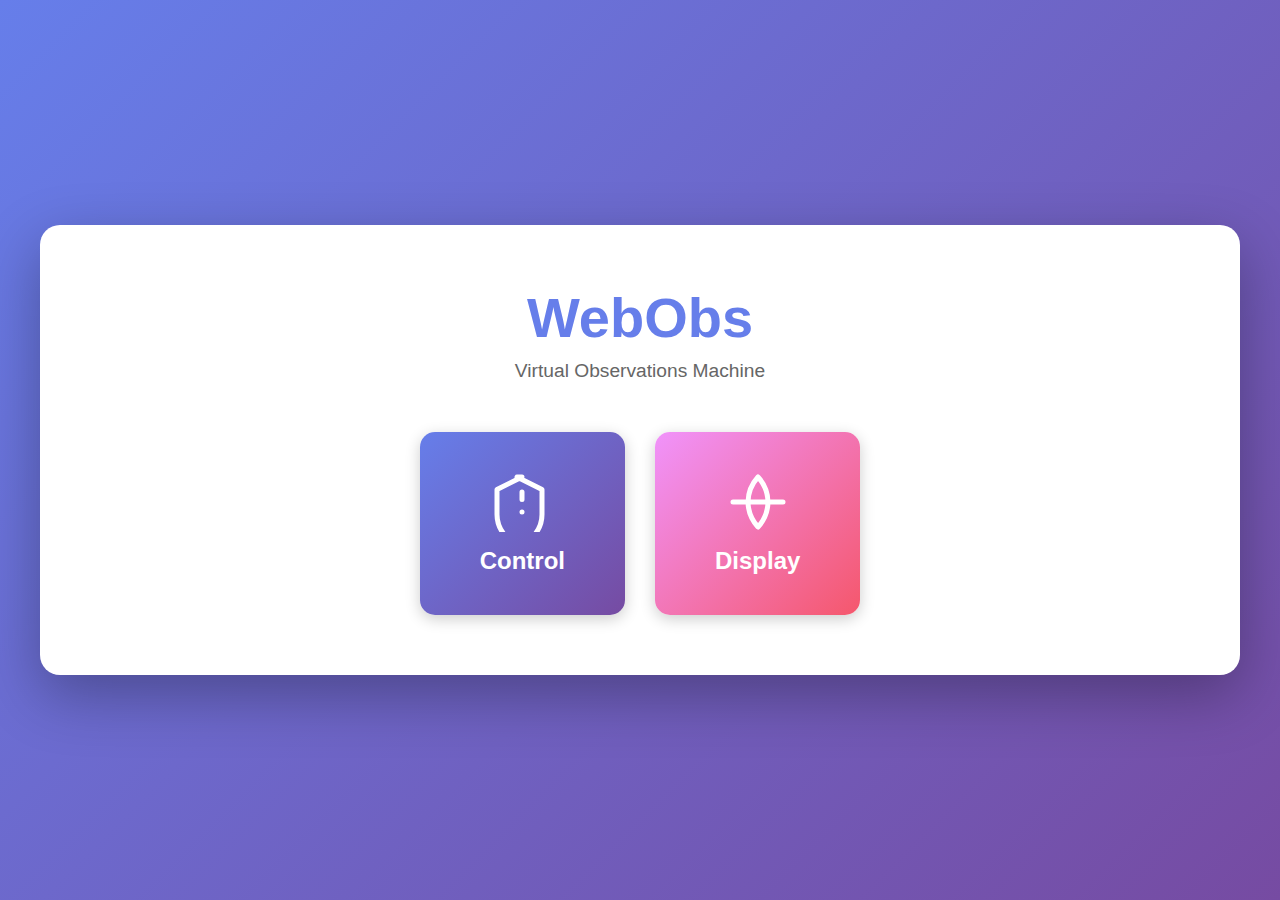
<file: index.html>
<!DOCTYPE html>
<html lang="en">
<head>
    <meta charset="UTF-8">
    <meta name="viewport" content="width=device-width, initial-scale=1.0">
    <title>WebObs - Virtual Observations Machine</title>
    <link rel="stylesheet" href="styles.css">
</head>
<body>
    <div class="container">
        <div class="landing-page">
            <h1>WebObs</h1>
            <p class="subtitle">Virtual Observations Machine</p>
            <div class="button-container">
                <a href="control.html" class="btn btn-control">
                    <svg class="btn-icon" viewBox="0 0 24 24" fill="none" stroke="currentColor">
                        <path d="M12 2L2 7v10c0 5.55 3.84 10.74 9 12 5.16-1.26 9-6.45 9-12V7l-10-5z" stroke-width="2" stroke-linecap="round" stroke-linejoin="round"/>
                        <path d="M12 11V8M12 16h.01" stroke-width="2" stroke-linecap="round"/>
                    </svg>
                    Control
                </a>
                <a href="display.html" class="btn btn-display">
                    <svg class="btn-icon" viewBox="0 0 24 24" fill="none" stroke="currentColor">
                        <path d="M2 12h20M12 2a15.3 15.3 0 0 1 4 10 15.3 15.3 0 0 1-4 10 15.3 15.3 0 0 1-4-10 15.3 15.3 0 0 1 4-10z" stroke-width="2" stroke-linecap="round" stroke-linejoin="round"/>
                    </svg>
                    Display
                </a>
            </div>
        </div>
    </div>
</body>
</html>
</file>
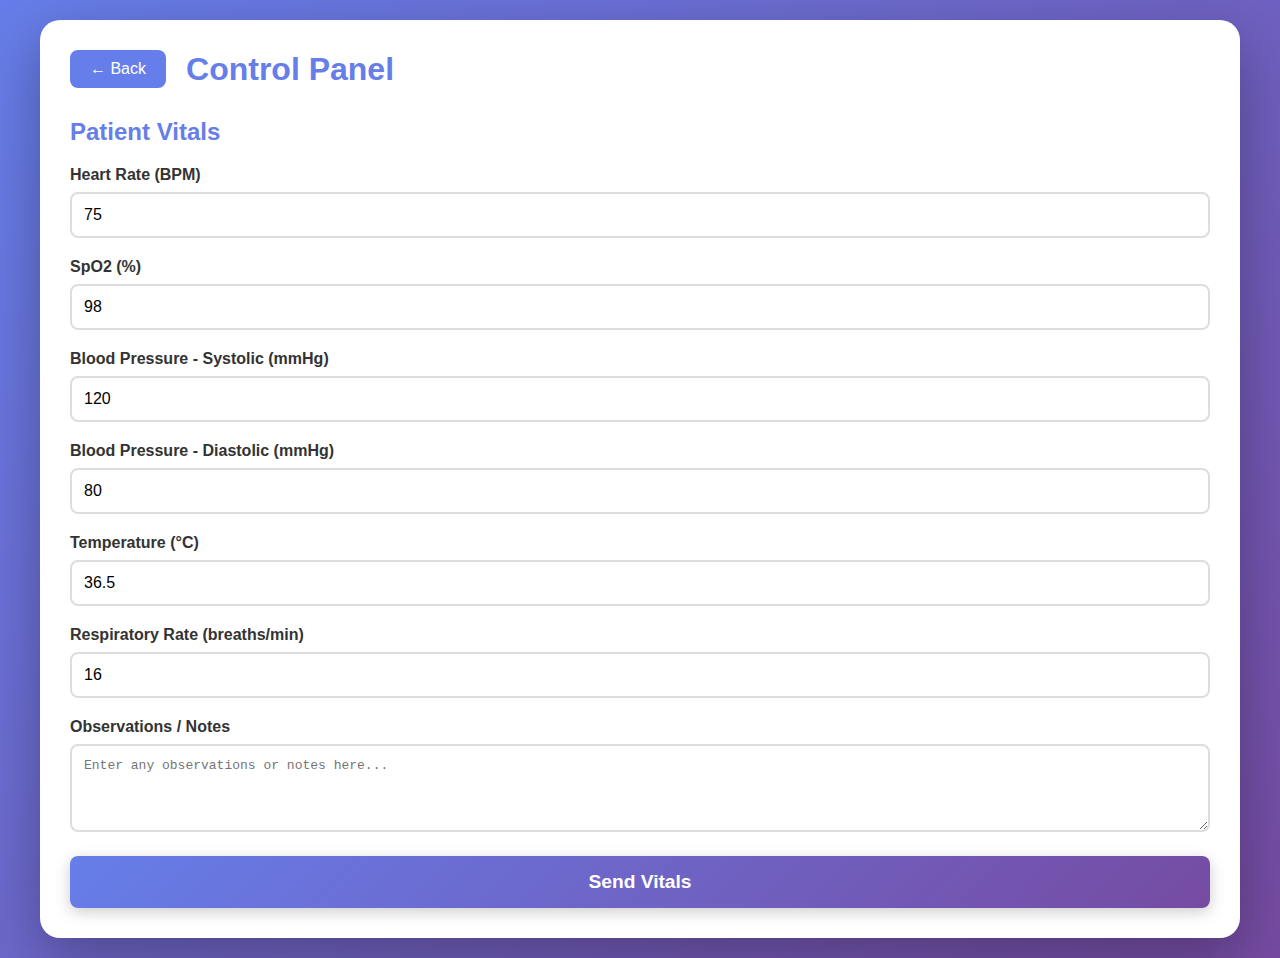
<file: control.html>
<!DOCTYPE html>
<html lang="en">
<head>
    <meta charset="UTF-8">
    <meta name="viewport" content="width=device-width, initial-scale=1.0">
    <title>Control - WebObs</title>
    <link rel="stylesheet" href="styles.css">
</head>
<body>
    <div class="container">
        <div class="control-page">
            <div class="header">
                <a href="index.html" class="back-btn">← Back</a>
                <h1>Control Panel</h1>
            </div>
            
            <div class="control-form">
                <h2>Patient Vitals</h2>
                <form id="vitalsForm">
                    <div class="form-group">
                        <label for="heartRate">Heart Rate (BPM)</label>
                        <input type="number" id="heartRate" name="heartRate" min="0" max="300" value="75" required>
                    </div>
                    
                    <div class="form-group">
                        <label for="spo2">SpO2 (%)</label>
                        <input type="number" id="spo2" name="spo2" min="0" max="100" value="98" required>
                    </div>
                    
                    <div class="form-group">
                        <label for="bloodPressureSys">Blood Pressure - Systolic (mmHg)</label>
                        <input type="number" id="bloodPressureSys" name="bloodPressureSys" min="0" max="300" value="120" required>
                    </div>
                    
                    <div class="form-group">
                        <label for="bloodPressureDia">Blood Pressure - Diastolic (mmHg)</label>
                        <input type="number" id="bloodPressureDia" name="bloodPressureDia" min="0" max="200" value="80" required>
                    </div>
                    
                    <div class="form-group">
                        <label for="temperature">Temperature (°C)</label>
                        <input type="number" id="temperature" name="temperature" min="30" max="45" step="0.1" value="36.5" required>
                    </div>
                    
                    <div class="form-group">
                        <label for="respiratoryRate">Respiratory Rate (breaths/min)</label>
                        <input type="number" id="respiratoryRate" name="respiratoryRate" min="0" max="100" value="16" required>
                    </div>
                    
                    <div class="form-group">
                        <label for="observations">Observations / Notes</label>
                        <textarea id="observations" name="observations" rows="4" placeholder="Enter any observations or notes here..."></textarea>
                    </div>
                    
                    <button type="submit" class="btn btn-submit">Send Vitals</button>
                </form>
                
                <div id="successMessage" class="success-message" style="display: none;">
                    ✓ Vitals sent successfully!
                </div>
            </div>
        </div>
    </div>
    
    <script src="control.js"></script>
</body>
</html>
</file>
<file: styles.css>
* {
    margin: 0;
    padding: 0;
    box-sizing: border-box;
}

body {
    font-family: 'Segoe UI', Tahoma, Geneva, Verdana, sans-serif;
    background: linear-gradient(135deg, #667eea 0%, #764ba2 100%);
    min-height: 100vh;
    display: flex;
    justify-content: center;
    align-items: center;
    padding: 20px;
}

.container {
    width: 100%;
    max-width: 1200px;
}

/* Landing Page */
.landing-page {
    background: white;
    border-radius: 20px;
    padding: 60px 40px;
    text-align: center;
    box-shadow: 0 20px 60px rgba(0, 0, 0, 0.3);
}

.landing-page h1 {
    font-size: 3.5em;
    color: #667eea;
    margin-bottom: 10px;
}

.subtitle {
    font-size: 1.2em;
    color: #666;
    margin-bottom: 50px;
}

.button-container {
    display: flex;
    gap: 30px;
    justify-content: center;
    flex-wrap: wrap;
}

.btn {
    display: flex;
    flex-direction: column;
    align-items: center;
    justify-content: center;
    padding: 40px 60px;
    font-size: 1.5em;
    font-weight: bold;
    text-decoration: none;
    border-radius: 15px;
    transition: all 0.3s ease;
    min-width: 200px;
    box-shadow: 0 4px 15px rgba(0, 0, 0, 0.2);
}

.btn-icon {
    width: 60px;
    height: 60px;
    margin-bottom: 15px;
}

.btn-control {
    background: linear-gradient(135deg, #667eea 0%, #764ba2 100%);
    color: white;
}

.btn-control:hover {
    transform: translateY(-5px);
    box-shadow: 0 8px 25px rgba(102, 126, 234, 0.4);
}

.btn-display {
    background: linear-gradient(135deg, #f093fb 0%, #f5576c 100%);
    color: white;
}

.btn-display:hover {
    transform: translateY(-5px);
    box-shadow: 0 8px 25px rgba(245, 87, 108, 0.4);
}

/* Control Page */
.control-page, .display-page {
    background: white;
    border-radius: 20px;
    padding: 30px;
    box-shadow: 0 20px 60px rgba(0, 0, 0, 0.3);
}

.header {
    display: flex;
    align-items: center;
    margin-bottom: 30px;
    gap: 20px;
}

.back-btn {
    padding: 10px 20px;
    background: #667eea;
    color: white;
    text-decoration: none;
    border-radius: 8px;
    transition: background 0.3s;
}

.back-btn:hover {
    background: #5568d3;
}

.header h1 {
    color: #667eea;
    flex: 1;
}

.audio-controls {
    margin-left: auto;
}

.audio-btn {
    padding: 10px 20px;
    background: #4CAF50;
    color: white;
    border: none;
    border-radius: 8px;
    cursor: pointer;
    font-size: 1em;
    display: flex;
    align-items: center;
    gap: 8px;
    transition: background 0.3s;
}

.audio-btn:hover {
    background: #45a049;
}

.audio-btn.muted {
    background: #f44336;
}

/* Control Form */
.control-form h2 {
    color: #667eea;
    margin-bottom: 20px;
}

.form-group {
    margin-bottom: 20px;
}

.form-group label {
    display: block;
    margin-bottom: 8px;
    color: #333;
    font-weight: 600;
}

.form-group input,
.form-group textarea {
    width: 100%;
    padding: 12px;
    border: 2px solid #ddd;
    border-radius: 8px;
    font-size: 1em;
    transition: border-color 0.3s;
}

.form-group input:focus,
.form-group textarea:focus {
    outline: none;
    border-color: #667eea;
}

.btn-submit {
    width: 100%;
    padding: 15px;
    background: linear-gradient(135deg, #667eea 0%, #764ba2 100%);
    color: white;
    border: none;
    border-radius: 8px;
    font-size: 1.2em;
    font-weight: bold;
    cursor: pointer;
    transition: transform 0.3s;
}

.btn-submit:hover {
    transform: translateY(-2px);
    box-shadow: 0 4px 15px rgba(102, 126, 234, 0.4);
}

.success-message {
    margin-top: 20px;
    padding: 15px;
    background: #4CAF50;
    color: white;
    border-radius: 8px;
    text-align: center;
    font-weight: bold;
}

/* Display Page */
.waveform-container {
    display: flex;
    flex-direction: column;
    gap: 0;
    margin-bottom: 20px;
}

.waveform-line {
    display: flex;
    align-items: center;
    padding: 15px 20px;
    border-bottom: 1px solid #333;
    min-height: 120px;
    position: relative;
}

.waveform-info {
    min-width: 150px;
    display: flex;
    flex-direction: column;
    align-items: flex-start;
    margin-right: 20px;
}

.waveform-label {
    font-size: 1.2em;
    font-weight: bold;
    margin-bottom: 5px;
}

.waveform-value {
    font-size: 3.5em;
    font-weight: bold;
    line-height: 1;
    margin-bottom: 2px;
}

.waveform-unit {
    font-size: 0.9em;
    opacity: 0.8;
}

.waveform-sublabel {
    font-size: 0.8em;
    opacity: 0.7;
    margin-top: 2px;
}

.waveform-trace {
    flex: 1;
    height: 100px;
    position: relative;
}

.trace-canvas {
    width: 100%;
    height: 100%;
    display: block;
}

/* Waveform Line Colors */
.waveform-hr {
    background: #0a0a0a;
}

.waveform-hr .waveform-label,
.waveform-hr .waveform-value,
.waveform-hr .waveform-unit,
.waveform-hr .waveform-sublabel {
    color: #0f0;
    text-shadow: 0 0 8px #0f0;
}

.waveform-spo2 {
    background: #0a0a0a;
}

.waveform-spo2 .waveform-label,
.waveform-spo2 .waveform-value,
.waveform-spo2 .waveform-unit {
    color: #ff0;
    text-shadow: 0 0 8px #ff0;
}

.waveform-etco2 {
    background: #0a0a0a;
}

.waveform-etco2 .waveform-label,
.waveform-etco2 .waveform-value,
.waveform-etco2 .waveform-unit {
    color: #fff;
    text-shadow: 0 0 8px #fff;
}

/* Parameter Boxes */
.parameter-boxes {
    display: grid;
    grid-template-columns: repeat(2, 1fr);
    gap: 20px;
    margin-bottom: 20px;
    padding: 0 20px;
}

.param-box {
    background: #0a0a0a;
    border: 2px solid;
    border-radius: 10px;
    padding: 20px;
    text-align: center;
    position: relative;
}

.param-box.param-rr {
    border-color: #fff;
}

.param-box.param-rr .param-label,
.param-box.param-rr .param-value,
.param-box.param-rr .param-unit {
    color: #fff;
    text-shadow: 0 0 8px #fff;
}

.param-box.param-nibp {
    border-color: #f00;
}

.param-box.param-nibp .param-label,
.param-box.param-nibp .param-value,
.param-box.param-nibp .param-unit {
    color: #f00;
    text-shadow: 0 0 8px #f00;
}

.param-label {
    font-size: 1.1em;
    font-weight: bold;
    margin-bottom: 10px;
}

.param-value {
    font-size: 2.5em;
    font-weight: bold;
    margin-bottom: 5px;
}

.param-unit {
    font-size: 0.85em;
    opacity: 0.8;
}

/* Observations Section */
.observations-section {
    background: #f5f5f5;
    padding: 20px;
    border-radius: 10px;
    margin-bottom: 20px;
}

.observations-section h2 {
    color: #667eea;
    margin-bottom: 15px;
}

.observations-content {
    background: white;
    padding: 15px;
    border-radius: 8px;
    min-height: 100px;
}

.no-data {
    color: #999;
    text-align: center;
    padding: 20px;
}

.timestamp {
    text-align: center;
    color: #666;
    font-size: 0.9em;
    margin-top: 20px;
}

/* Responsive Design */
@media (max-width: 768px) {
    .landing-page h1 {
        font-size: 2.5em;
    }
    
    .button-container {
        flex-direction: column;
    }
    
    .btn {
        width: 100%;
    }
    
    .vitals-display {
        grid-template-columns: 1fr;
    }
    
    .header {
        flex-direction: column;
        align-items: flex-start;
    }
    
    .audio-controls {
        margin-left: 0;
    }
}

/* Animations */
@keyframes pulse {
    0%, 100% {
        opacity: 1;
    }
    50% {
        opacity: 0.5;
    }
}

.vital-card.active {
    animation: pulse 1s ease-in-out infinite;
}

/* Session Info Styles */
.session-info {
    background: #f5f5f5;
    border-radius: 12px;
    padding: 20px;
    margin-bottom: 30px;
    border: 2px solid #667eea;
}

.session-info h3 {
    color: #667eea;
    margin-bottom: 15px;
}

.session-id-container {
    background: white;
    padding: 15px;
    border-radius: 8px;
    margin-bottom: 10px;
}

.session-id-container label {
    display: block;
    font-weight: 600;
    margin-bottom: 8px;
    color: #333;
}

.session-id-display {
    display: flex;
    align-items: center;
    gap: 10px;
    margin-bottom: 10px;
}

.session-id-display span {
    font-family: 'Courier New', monospace;
    font-size: 1.2em;
    font-weight: bold;
    color: #667eea;
    flex: 1;
    padding: 8px;
    background: #f0f0f0;
    border-radius: 4px;
}

.copy-btn {
    padding: 8px 15px;
    background: #4CAF50;
    color: white;
    border: none;
    border-radius: 6px;
    cursor: pointer;
    font-size: 1.2em;
    transition: background 0.3s;
}

.copy-btn:hover {
    background: #45a049;
}

.session-status {
    margin-top: 10px;
}

.session-status span {
    display: inline-block;
    padding: 6px 12px;
    border-radius: 20px;
    font-size: 0.9em;
    font-weight: 600;
}

.status-connected {
    background: #4CAF50;
    color: white;
}

.status-disconnected {
    background: #999;
    color: white;
}

.status-warning {
    background: #ff9800;
    color: white;
}

.session-help {
    margin-top: 10px;
    font-size: 0.9em;
    color: #666;
    font-style: italic;
}

/* Display Session Connection Styles */
.session-connect {
    background: white;
    border-radius: 12px;
    padding: 30px;
    margin-bottom: 20px;
}

.session-connect h3 {
    color: #667eea;
    margin-bottom: 20px;
    text-align: center;
}

.connection-options {
    display: flex;
    gap: 20px;
    align-items: center;
    justify-content: center;
    flex-wrap: wrap;
}

.connection-option {
    flex: 1;
    min-width: 250px;
    padding: 20px;
    border: 2px solid #e0e0e0;
    border-radius: 10px;
    text-align: center;
}

.connection-option h4 {
    color: #667eea;
    margin-bottom: 10px;
}

.connection-option p {
    color: #666;
    font-size: 0.9em;
    margin-bottom: 15px;
}

.connection-divider {
    font-weight: bold;
    color: #999;
    padding: 0 10px;
}

.session-input-group {
    display: flex;
    gap: 10px;
    margin-top: 15px;
}

.session-input {
    flex: 1;
    padding: 12px;
    border: 2px solid #ddd;
    border-radius: 8px;
    font-size: 1em;
    font-family: 'Courier New', monospace;
}

.session-input:focus {
    outline: none;
    border-color: #667eea;
}

.btn-connect {
    padding: 12px 24px;
    background: linear-gradient(135deg, #667eea 0%, #764ba2 100%);
    color: white;
    border: none;
    border-radius: 8px;
    font-weight: bold;
    cursor: pointer;
    transition: transform 0.3s;
}

.btn-connect:hover {
    transform: translateY(-2px);
}

.btn-local {
    padding: 12px 24px;
    background: #4CAF50;
    color: white;
    border: none;
    border-radius: 8px;
    font-weight: bold;
    cursor: pointer;
    transition: transform 0.3s;
}

.btn-local:hover {
    transform: translateY(-2px);
}

.connection-status {
    margin-top: 10px;
    padding: 10px;
    border-radius: 6px;
    font-size: 0.9em;
    text-align: center;
}

.connection-status.info {
    background: #e3f2fd;
    color: #1976d2;
}

.connection-status.success {
    background: #e8f5e9;
    color: #388e3c;
}

.connection-status.error {
    background: #ffebee;
    color: #d32f2f;
}

/* Monitor Display Styles */
.monitor-display {
    background: #1a1a1a;
    border-radius: 12px;
    padding: 20px;
    border: 4px solid #333;
}

.monitor-header {
    display: flex;
    justify-content: space-between;
    align-items: center;
    padding: 15px 20px;
    background: #2a2a2a;
    border-radius: 8px;
    margin-bottom: 20px;
    border: 1px solid #444;
}

.hospital-name {
    color: #0ff;
    font-weight: bold;
    font-size: 1.2em;
    letter-spacing: 2px;
    text-shadow: 0 0 10px #0ff;
}

.connection-indicator {
    display: flex;
    align-items: center;
    gap: 8px;
    color: #0f0;
}

.indicator-dot {
    width: 12px;
    height: 12px;
    border-radius: 50%;
    background: #666;
}

.indicator-dot.connected {
    background: #0f0;
    box-shadow: 0 0 10px #0f0;
    animation: blink 2s ease-in-out infinite;
}

.indicator-dot.disconnected {
    background: #f00;
    box-shadow: 0 0 10px #f00;
}

@keyframes blink {
    0%, 100% {
        opacity: 1;
    }
    50% {
        opacity: 0.3;
    }
}

/* Responsive waveform display */
@media (max-width: 768px) {
    .waveform-info {
        min-width: 100px;
    }
    
    .waveform-value {
        font-size: 2.5em;
    }
    
    .parameter-boxes {
        grid-template-columns: 1fr;
    }
}

.monitor-display .observations-section {
    background: #2a2a2a;
    border: 2px solid #666;
}

.monitor-display .observations-section h2 {
    color: #0ff;
}

.monitor-display .observations-content {
    background: #1a1a1a;
    color: #fff;
    border: 1px solid #444;
}

.monitor-display .timestamp {
    color: #0ff;
}

/* Toggle buttons for hiding/showing vital signs */
.toggle-btn {
    position: absolute;
    top: 10px;
    right: 10px;
    background: rgba(255, 255, 255, 0.1);
    border: 1px solid rgba(255, 255, 255, 0.3);
    border-radius: 4px;
    padding: 5px 8px;
    cursor: pointer;
    font-size: 1.2em;
    transition: all 0.3s;
    z-index: 10;
}

.toggle-btn:hover {
    background: rgba(255, 255, 255, 0.2);
    transform: scale(1.1);
}

.toggle-btn:active {
    transform: scale(0.95);
}

.param-toggle {
    top: 5px;
    right: 5px;
}

/* Hidden state for vital signs */
.hidden {
    display: none !important;
}
</file>
